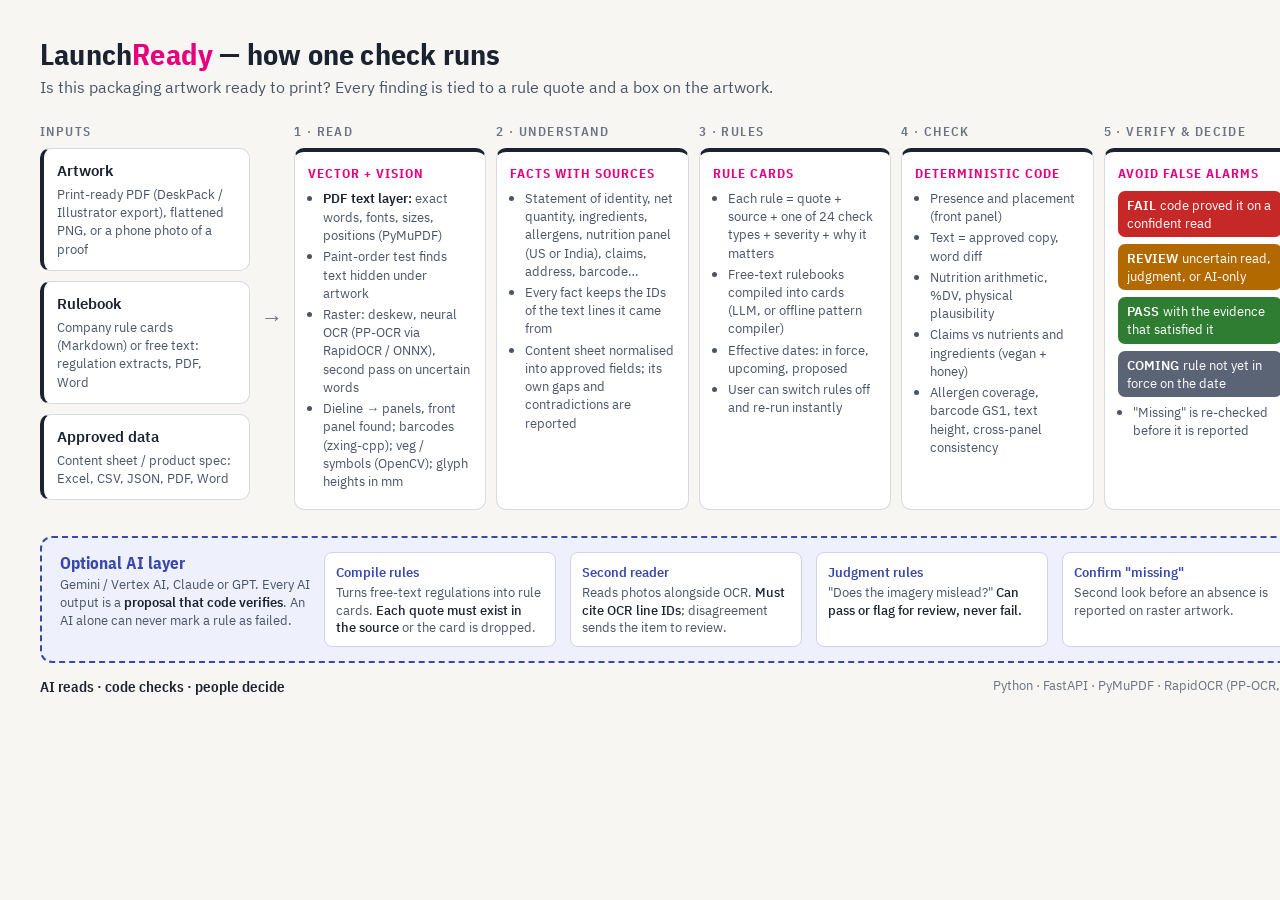
<file: docs/architecture.html>
<!doctype html>
<html><head><meta charset="utf-8"><title>LaunchReady architecture</title>
<style>
@font-face { font-family: 'Plex'; font-weight: 400; src: url('../web/fonts/ibm-plex-sans-latin-400-normal.woff2'); }
@font-face { font-family: 'Plex'; font-weight: 500; src: url('../web/fonts/ibm-plex-sans-latin-500-normal.woff2'); }
@font-face { font-family: 'Plex'; font-weight: 600; src: url('../web/fonts/ibm-plex-sans-latin-600-normal.woff2'); }
@font-face { font-family: 'PlexC'; font-weight: 700; src: url('../web/fonts/ibm-plex-sans-condensed-latin-700-normal.woff2'); }
@font-face { font-family: 'PlexC'; font-weight: 600; src: url('../web/fonts/ibm-plex-sans-condensed-latin-600-normal.woff2'); }
:root { --ink:#1B2230; --ink2:#4A5468; --muted:#6B7385; --line:#D6DAE2; --bg:#F7F6F2; --card:#FFFFFF;
        --accent:#E6007E; --fail:#C62828; --review:#B26A00; --pass:#2E7D32; --ai:#3949AB; --aibg:#EEF0FB; }
* { box-sizing: border-box; margin: 0; padding: 0; }
body { width: 1600px; background: var(--bg); font-family: 'Plex', sans-serif; color: var(--ink); padding: 34px 40px; }
h1 { font-family: 'PlexC'; font-weight: 700; font-size: 30px; letter-spacing: .2px; }
h1 span { color: var(--accent); }
.sub { color: var(--ink2); font-size: 16px; margin-top: 4px; }
.flow { display: grid; grid-template-columns: 210px 24px 1fr 1fr 1fr 1fr 1fr 24px 220px; gap: 0 10px; margin-top: 26px; align-items: stretch; }
.col h2 { font-family: 'PlexC'; font-weight: 600; font-size: 13px; letter-spacing: 1.4px; text-transform: uppercase; color: var(--muted); margin-bottom: 8px; }
.card { background: var(--card); border: 1px solid var(--line); border-radius: 10px; padding: 12px 13px; font-size: 13.2px; line-height: 1.38; color: var(--ink2); }
.card b { color: var(--ink); font-weight: 600; display: block; font-size: 14.5px; margin-bottom: 4px; }
.inputs .card { margin-bottom: 10px; border-left: 4px solid var(--ink); }
.col { display: flex; flex-direction: column; }
.step { position: relative; border-top: 4px solid var(--ink); flex: 1; }
.step .n { font-family: 'PlexC'; font-weight: 700; color: var(--accent); font-size: 13px; letter-spacing: 1px; }
.step ul { padding-left: 15px; margin-top: 6px; }
.step li { margin: 3px 0; }
.arrow { display: flex; align-items: center; justify-content: center; color: var(--muted); font-size: 22px; }
.verdicts { display: grid; gap: 7px; margin-top: 8px; }
.v { border-radius: 7px; padding: 6px 9px; font-size: 12.6px; color: #fff; line-height: 1.3; }
.v b { display: inline; color: #fff; font-size: 13px; margin-right: 4px; }
.v.fail { background: var(--fail); } .v.review { background: var(--review); } .v.pass { background: var(--pass); } .v.fut { background: #5B6475; }
.outputs .card { margin-bottom: 10px; border-left: 4px solid var(--accent); }
.ai { margin-top: 26px; border: 2px dashed var(--ai); background: var(--aibg); border-radius: 12px; padding: 14px 18px; display: grid; grid-template-columns: 250px repeat(5, 1fr); gap: 14px; }
.ai .lead b { font-family: 'PlexC'; font-weight: 700; font-size: 17px; color: var(--ai); display: block; }
.ai .lead { font-size: 13px; color: var(--ink2); line-height: 1.4; }
.ai .g { background: #fff; border-radius: 8px; padding: 10px 11px; font-size: 12.6px; line-height: 1.36; color: var(--ink2); border: 1px solid #CDD2F0; }
.ai .g b { display: block; color: var(--ai); font-size: 13.4px; margin-bottom: 3px; }
.ai .g i { font-style: normal; color: var(--ink); font-weight: 500; }
.foot { margin-top: 14px; font-size: 13px; color: var(--muted); display: flex; justify-content: space-between; }
.motto { font-family: 'PlexC'; font-weight: 600; color: var(--ink); font-size: 15px; }
</style></head>
<body>
<h1>Launch<span>Ready</span> — how one check runs</h1>
<p class="sub">Is this packaging artwork ready to print? Every finding is tied to a rule quote and a box on the artwork.</p>

<div class="flow">
  <div class="col inputs">
    <h2>Inputs</h2>
    <div class="card"><b>Artwork</b>Print-ready PDF (DeskPack / Illustrator export), flattened PNG, or a phone photo of a proof</div>
    <div class="card"><b>Rulebook</b>Company rule cards (Markdown) or free text: regulation extracts, PDF, Word</div>
    <div class="card"><b>Approved data</b>Content sheet / product spec: Excel, CSV, JSON, PDF, Word</div>
  </div>
  <div class="arrow">→</div>

  <div class="col"><h2>1 · Read</h2><div class="card step"><span class="n">VECTOR + VISION</span>
    <ul><li><b style="display:inline;font-size:13px">PDF text layer:</b> exact words, fonts, sizes, positions (PyMuPDF)</li>
    <li>Paint-order test finds text hidden under artwork</li>
    <li>Raster: deskew, neural OCR (PP-OCR via RapidOCR / ONNX), second pass on uncertain words</li>
    <li>Dieline → panels, front panel found; barcodes (zxing-cpp); veg / symbols (OpenCV); glyph heights in mm</li></ul></div></div>

  <div class="col"><h2>2 · Understand</h2><div class="card step"><span class="n">FACTS WITH SOURCES</span>
    <ul><li>Statement of identity, net quantity, ingredients, allergens, nutrition panel (US or India), claims, address, barcode…</li>
    <li>Every fact keeps the IDs of the text lines it came from</li>
    <li>Content sheet normalised into approved fields; its own gaps and contradictions are reported</li></ul></div></div>

  <div class="col"><h2>3 · Rules</h2><div class="card step"><span class="n">RULE CARDS</span>
    <ul><li>Each rule = quote + source + one of 24 check types + severity + why it matters</li>
    <li>Free-text rulebooks compiled into cards (LLM, or offline pattern compiler)</li>
    <li>Effective dates: in force, upcoming, proposed</li>
    <li>User can switch rules off and re-run instantly</li></ul></div></div>

  <div class="col"><h2>4 · Check</h2><div class="card step"><span class="n">DETERMINISTIC CODE</span>
    <ul><li>Presence and placement (front panel)</li><li>Text = approved copy, word diff</li>
    <li>Nutrition arithmetic, %DV, physical plausibility</li><li>Claims vs nutrients and ingredients (vegan + honey)</li>
    <li>Allergen coverage, barcode GS1, text height, cross-panel consistency</li></ul></div></div>

  <div class="col"><h2>5 · Verify &amp; decide</h2><div class="card step"><span class="n">AVOID FALSE ALARMS</span>
    <div class="verdicts">
      <div class="v fail"><b>FAIL</b>code proved it on a confident read</div>
      <div class="v review"><b>REVIEW</b>uncertain read, judgment, or AI-only</div>
      <div class="v pass"><b>PASS</b>with the evidence that satisfied it</div>
      <div class="v fut"><b>COMING</b>rule not yet in force on the date</div>
    </div>
    <ul><li>"Missing" is re-checked before it is reported</li></ul></div></div>
  <div class="arrow">→</div>

  <div class="col outputs">
    <h2>Outputs</h2>
    <div class="card"><b>Review screen</b>Verdict, findings by severity, evidence boxes on the artwork, click to zoom, rule quote, expected vs found</div>
    <div class="card"><b>Ask about a finding</b>Follow-up questions answered from that finding's evidence</div>
    <div class="card"><b>Report</b>Printable HTML/PDF with evidence crops, plus JSON</div>
  </div>
</div>

<div class="ai">
  <div class="lead"><b>Optional AI layer</b>Gemini / Vertex AI, Claude or GPT. Every AI output is a <i style="font-style:normal;font-weight:600;color:#1B2230">proposal that code verifies</i>. An AI alone can never mark a rule as failed.</div>
  <div class="g"><b>Compile rules</b>Turns free-text regulations into rule cards. <i>Each quote must exist in the source</i> or the card is dropped.</div>
  <div class="g"><b>Second reader</b>Reads photos alongside OCR. <i>Must cite OCR line IDs</i>; disagreement sends the item to review.</div>
  <div class="g"><b>Judgment rules</b>"Does the imagery mislead?" <i>Can pass or flag for review, never fail.</i></div>
  <div class="g"><b>Confirm "missing"</b>Second look before an absence is reported on raster artwork.</div>
  <div class="g"><b>Answer questions</b>Grounded only in the finding, its rule quote and its evidence lines.</div>
</div>
<div class="foot"><span class="motto">AI reads · code checks · people decide</span><span>Python · FastAPI · PyMuPDF · RapidOCR (PP-OCR, ONNX) · OpenCV · zxing-cpp · plain JS front end</span></div>
</body></html>
</file>
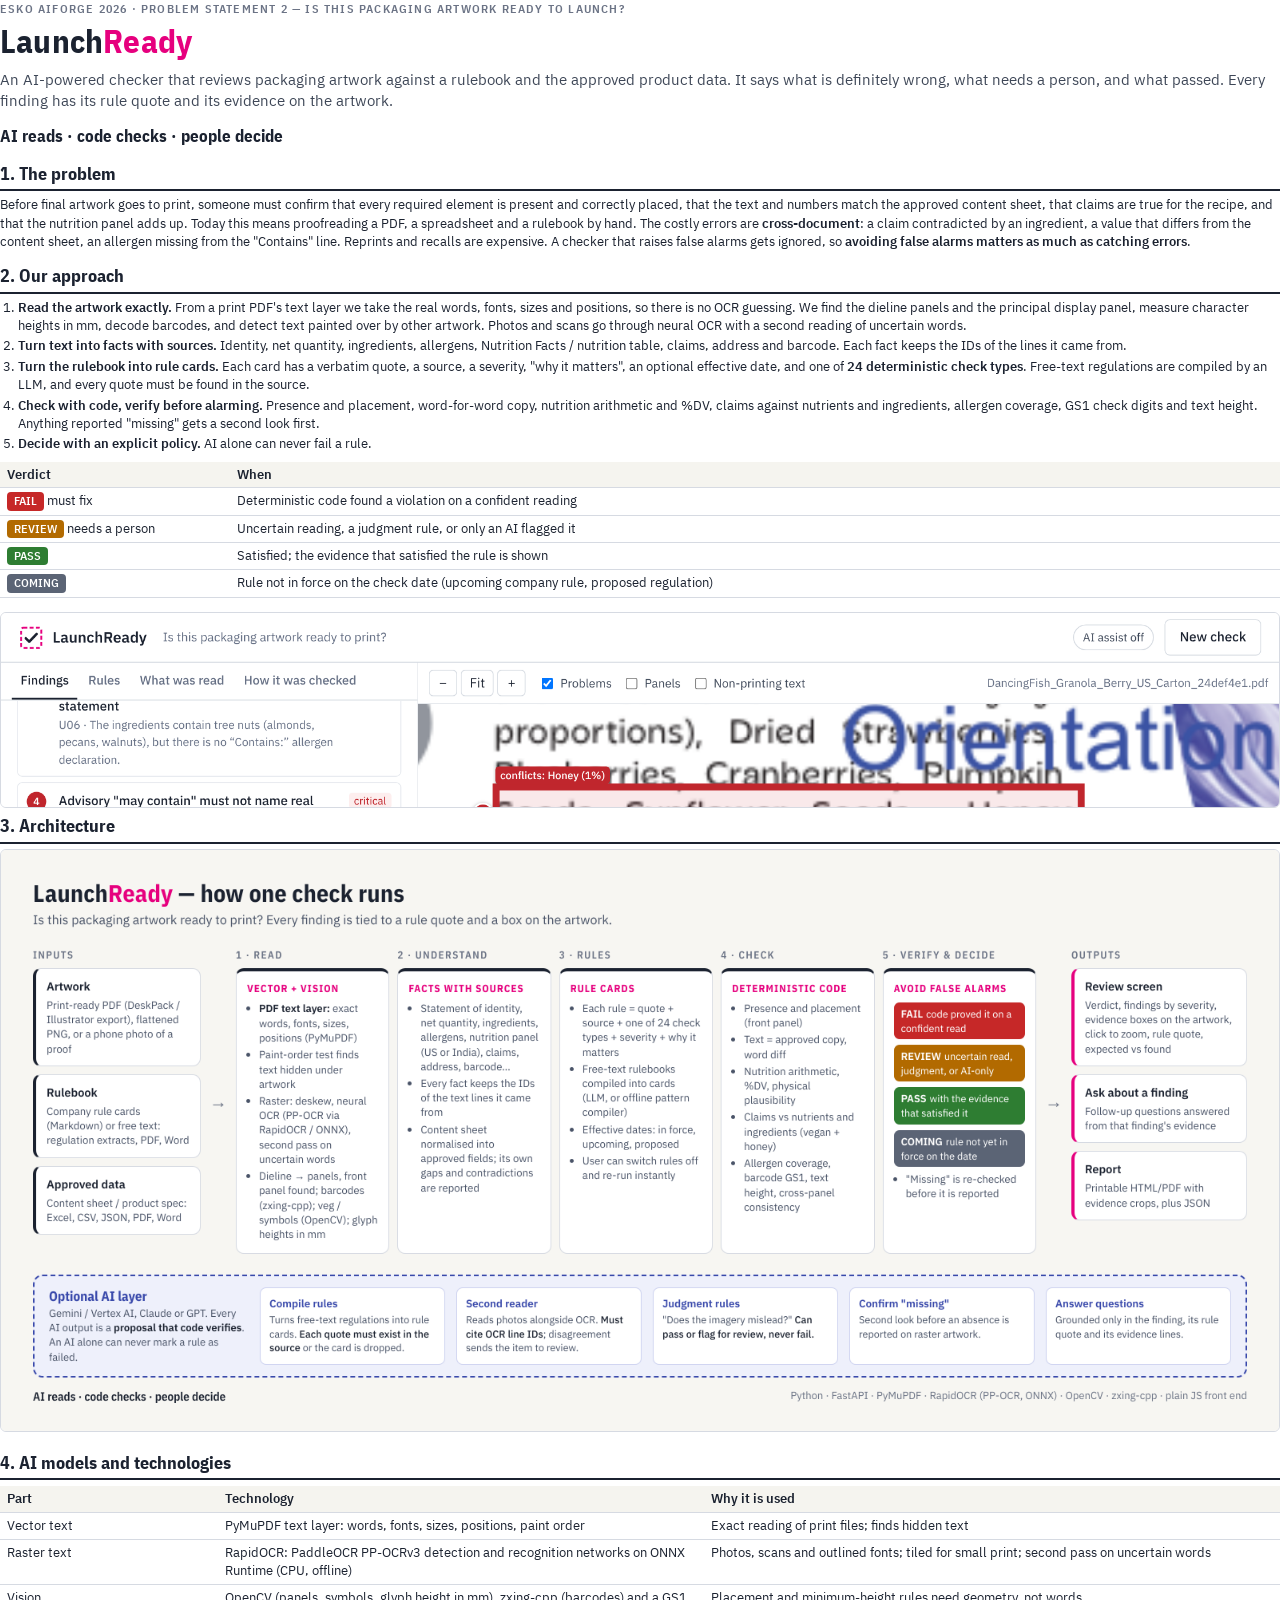
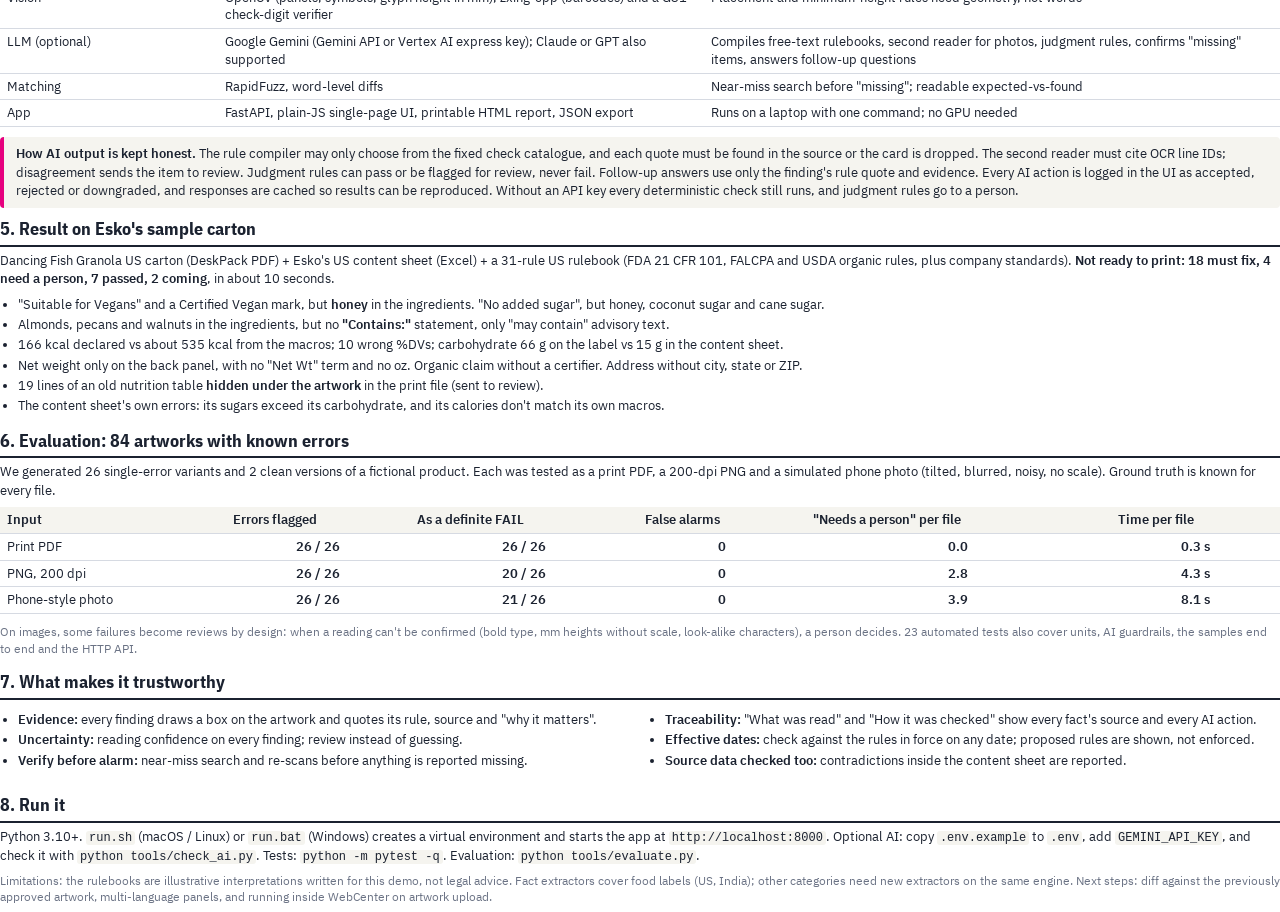
<file: docs/submission.html>
<!doctype html>
<html lang="en"><head><meta charset="utf-8"><title>LaunchReady — Esko AIForge submission</title>
<style>
@font-face { font-family: 'Plex'; font-weight: 400; src: url('../web/fonts/ibm-plex-sans-latin-400-normal.woff2'); }
@font-face { font-family: 'Plex'; font-weight: 500; src: url('../web/fonts/ibm-plex-sans-latin-500-normal.woff2'); }
@font-face { font-family: 'Plex'; font-weight: 600; src: url('../web/fonts/ibm-plex-sans-latin-600-normal.woff2'); }
@font-face { font-family: 'PlexC'; font-weight: 700; src: url('../web/fonts/ibm-plex-sans-condensed-latin-700-normal.woff2'); }
@font-face { font-family: 'PlexC'; font-weight: 600; src: url('../web/fonts/ibm-plex-sans-condensed-latin-600-normal.woff2'); }
@page { size: A4; margin: 15mm 15mm 14mm; }
:root { --ink:#1B2230; --ink2:#3E4757; --muted:#6B7385; --line:#D6DAE2; --accent:#E6007E; --fail:#C62828; --review:#B26A00; --pass:#2E7D32; --soft:#F5F4EF; }
* { box-sizing: border-box; }
body { font-family: 'Plex', sans-serif; color: var(--ink); font-size: 9.7pt; line-height: 1.42; margin: 0; }
h1 { font-family: 'PlexC'; font-weight: 700; font-size: 25pt; margin: 0; letter-spacing: .2px; }
h1 span { color: var(--accent); }
.kicker { font-family: 'PlexC'; font-weight: 600; color: var(--muted); letter-spacing: 1.2px; text-transform: uppercase; font-size: 9pt; }
.lede { font-size: 11pt; color: var(--ink2); margin: 6px 0 12px; }
h2 { font-family: 'PlexC'; font-weight: 700; font-size: 13.5pt; margin: 12px 0 5px; padding-bottom: 3px; border-bottom: 2px solid var(--ink); }
h3 { font-size: 10.8pt; margin: 10px 0 4px; }
p { margin: 4px 0 7px; }
ol, ul { margin: 4px 0 8px; padding-left: 18px; }
li { margin: 2px 0; }
table { width: 100%; border-collapse: collapse; margin: 6px 0 10px; font-size: 9.4pt; }
th, td { text-align: left; vertical-align: top; padding: 4px 7px; border-bottom: 1px solid var(--line); }
th { background: var(--soft); font-weight: 600; }
td.n { text-align: center; font-weight: 600; white-space: nowrap; }
.tag { display: inline-block; color: #fff; font-weight: 600; font-size: 8.6pt; padding: 1px 7px; border-radius: 4px; }
.FAIL { background: var(--fail); } .REVIEW { background: var(--review); } .PASS { background: var(--pass); } .COMING { background: #5B6475; }
.motto { font-family: 'PlexC'; font-weight: 700; font-size: 13pt; margin: 6px 0 2px; }
.box { background: var(--soft); border-left: 4px solid var(--accent); padding: 8px 12px; border-radius: 4px; margin: 8px 0; }
.page { page-break-after: always; }
.page:last-child { page-break-after: auto; }
img.arch { width: 100%; border: 1px solid var(--line); border-radius: 6px; }
img.shot { width: 100%; height: 58mm; object-fit: cover; object-position: top left; border: 1px solid var(--line); border-radius: 6px; margin-top: 4px; }
.cols { display: grid; grid-template-columns: 1fr 1fr; gap: 14px; }
.small { font-size: 8.8pt; color: var(--muted); }
code { font-size: 9pt; background: var(--soft); padding: 0 3px; border-radius: 3px; }
</style></head>
<body>

<section class="page">
  <div class="kicker">Esko AIForge 2026 · Problem statement 2 — Is this packaging artwork ready to launch?</div>
  <h1>Launch<span>Ready</span></h1>
  <p class="lede">An AI-powered checker that reviews packaging artwork against a rulebook and the approved product data. It says what is definitely wrong, what needs a person, and what passed. Every finding has its rule quote and its evidence on the artwork.</p>
  <p class="motto">AI reads · code checks · people decide</p>

  <h2>1. The problem</h2>
  <p>Before final artwork goes to print, someone must confirm that every required element is present and correctly placed, that the text and numbers match the approved content sheet, that claims are true for the recipe, and that the nutrition panel adds up. Today this means proofreading a PDF, a spreadsheet and a rulebook by hand. The costly errors are <b>cross-document</b>: a claim contradicted by an ingredient, a value that differs from the content sheet, an allergen missing from the "Contains" line. Reprints and recalls are expensive. A checker that raises false alarms gets ignored, so <b>avoiding false alarms matters as much as catching errors</b>.</p>

  <h2>2. Our approach</h2>
  <ol>
    <li><b>Read the artwork exactly.</b> From a print PDF's text layer we take the real words, fonts, sizes and positions, so there is no OCR guessing. We find the dieline panels and the principal display panel, measure character heights in mm, decode barcodes, and detect text painted over by other artwork. Photos and scans go through neural OCR with a second reading of uncertain words.</li>
    <li><b>Turn text into facts with sources.</b> Identity, net quantity, ingredients, allergens, Nutrition Facts / nutrition table, claims, address and barcode. Each fact keeps the IDs of the lines it came from.</li>
    <li><b>Turn the rulebook into rule cards.</b> Each card has a verbatim quote, a source, a severity, "why it matters", an optional effective date, and one of <b>24 deterministic check types</b>. Free-text regulations are compiled by an LLM, and every quote must be found in the source.</li>
    <li><b>Check with code, verify before alarming.</b> Presence and placement, word-for-word copy, nutrition arithmetic and %DV, claims against nutrients and ingredients, allergen coverage, GS1 check digits and text height. Anything reported "missing" gets a second look first.</li>
    <li><b>Decide with an explicit policy.</b> AI alone can never fail a rule.</li>
  </ol>
  <table>
    <tr><th style="width:18%">Verdict</th><th>When</th></tr>
    <tr><td><span class="tag FAIL">FAIL</span> must fix</td><td>Deterministic code found a violation on a confident reading</td></tr>
    <tr><td><span class="tag REVIEW">REVIEW</span> needs a person</td><td>Uncertain reading, a judgment rule, or only an AI flagged it</td></tr>
    <tr><td><span class="tag PASS">PASS</span></td><td>Satisfied; the evidence that satisfied the rule is shown</td></tr>
    <tr><td><span class="tag COMING">COMING</span></td><td>Rule not in force on the check date (upcoming company rule, proposed regulation)</td></tr>
  </table>

  <img class="shot" src="screenshot_finding.png" alt="LaunchReady review screen" style="height:52mm">
</section>

<section class="page">
  <h2 style="margin-top:0">3. Architecture</h2>
  <img class="arch" src="architecture.png" alt="Architecture diagram">

  <h2>4. AI models and technologies</h2>
  <table>
    <tr><th style="width:17%">Part</th><th style="width:38%">Technology</th><th>Why it is used</th></tr>
    <tr><td>Vector text</td><td>PyMuPDF text layer: words, fonts, sizes, positions, paint order</td><td>Exact reading of print files; finds hidden text</td></tr>
    <tr><td>Raster text</td><td>RapidOCR: PaddleOCR PP-OCRv3 detection and recognition networks on ONNX Runtime (CPU, offline)</td><td>Photos, scans and outlined fonts; tiled for small print; second pass on uncertain words</td></tr>
    <tr><td>Vision</td><td>OpenCV (panels, symbols, glyph height in mm), zxing-cpp (barcodes) and a GS1 check-digit verifier</td><td>Placement and minimum-height rules need geometry, not words</td></tr>
    <tr><td>LLM (optional)</td><td>Google Gemini (Gemini API or Vertex AI express key); Claude or GPT also supported</td><td>Compiles free-text rulebooks, second reader for photos, judgment rules, confirms "missing" items, answers follow-up questions</td></tr>
    <tr><td>Matching</td><td>RapidFuzz, word-level diffs</td><td>Near-miss search before "missing"; readable expected-vs-found</td></tr>
    <tr><td>App</td><td>FastAPI, plain-JS single-page UI, printable HTML report, JSON export</td><td>Runs on a laptop with one command; no GPU needed</td></tr>
  </table>
  <div class="box"><b>How AI output is kept honest.</b> The rule compiler may only choose from the fixed check catalogue, and each quote must be found in the source or the card is dropped. The second reader must cite OCR line IDs; disagreement sends the item to review. Judgment rules can pass or be flagged for review, never fail. Follow-up answers use only the finding's rule quote and evidence. Every AI action is logged in the UI as accepted, rejected or downgraded, and responses are cached so results can be reproduced. Without an API key every deterministic check still runs, and judgment rules go to a person.</div>
</section>

<section class="page">
  <h2 style="margin-top:0">5. Result on Esko's sample carton</h2>
  <p>Dancing Fish Granola US carton (DeskPack PDF) + Esko's US content sheet (Excel) + a 31-rule US rulebook (FDA 21 CFR 101, FALCPA and USDA organic rules, plus company standards). <b>Not ready to print: 18 must fix, 4 need a person, 7 passed, 2 coming</b>, in about 10 seconds.</p>
  <ul>
    <li>"Suitable for Vegans" and a Certified Vegan mark, but <b>honey</b> in the ingredients. "No added sugar", but honey, coconut sugar and cane sugar.</li>
    <li>Almonds, pecans and walnuts in the ingredients, but no <b>"Contains:"</b> statement, only "may contain" advisory text.</li>
    <li>166 kcal declared vs about 535 kcal from the macros; 10 wrong %DVs; carbohydrate 66 g on the label vs 15 g in the content sheet.</li>
    <li>Net weight only on the back panel, with no "Net Wt" term and no oz. Organic claim without a certifier. Address without city, state or ZIP.</li>
    <li>19 lines of an old nutrition table <b>hidden under the artwork</b> in the print file (sent to review).</li>
    <li>The content sheet's own errors: its sugars exceed its carbohydrate, and its calories don't match its own macros.</li>
  </ul>
  <h2>6. Evaluation: 84 artworks with known errors</h2>
  <p>We generated 26 single-error variants and 2 clean versions of a fictional product. Each was tested as a print PDF, a 200-dpi PNG and a simulated phone photo (tilted, blurred, noisy, no scale). Ground truth is known for every file.</p>
  <table>
    <tr><th>Input</th><th>Errors flagged</th><th>As a definite FAIL</th><th>False alarms</th><th>"Needs a person" per file</th><th>Time per file</th></tr>
    <tr><td>Print PDF</td><td class="n">26 / 26</td><td class="n">26 / 26</td><td class="n">0</td><td class="n">0.0</td><td class="n">0.3 s</td></tr>
    <tr><td>PNG, 200 dpi</td><td class="n">26 / 26</td><td class="n">20 / 26</td><td class="n">0</td><td class="n">2.8</td><td class="n">4.3 s</td></tr>
    <tr><td>Phone-style photo</td><td class="n">26 / 26</td><td class="n">21 / 26</td><td class="n">0</td><td class="n">3.9</td><td class="n">8.1 s</td></tr>
  </table>
  <p class="small">On images, some failures become reviews by design: when a reading can't be confirmed (bold type, mm heights without scale, look-alike characters), a person decides. 23 automated tests also cover units, AI guardrails, the samples end to end and the HTTP API.</p>

  <h2>7. What makes it trustworthy</h2>
  <div class="cols">
    <ul>
      <li><b>Evidence:</b> every finding draws a box on the artwork and quotes its rule, source and "why it matters".</li>
      <li><b>Uncertainty:</b> reading confidence on every finding; review instead of guessing.</li>
      <li><b>Verify before alarm:</b> near-miss search and re-scans before anything is reported missing.</li>
    </ul>
    <ul>
      <li><b>Traceability:</b> "What was read" and "How it was checked" show every fact's source and every AI action.</li>
      <li><b>Effective dates:</b> check against the rules in force on any date; proposed rules are shown, not enforced.</li>
      <li><b>Source data checked too:</b> contradictions inside the content sheet are reported.</li>
    </ul>
  </div>

  <h2>8. Run it</h2>
  <p>Python 3.10+. <code>run.sh</code> (macOS / Linux) or <code>run.bat</code> (Windows) creates a virtual environment and starts the app at <code>http://localhost:8000</code>. Optional AI: copy <code>.env.example</code> to <code>.env</code>, add <code>GEMINI_API_KEY</code>, and check it with <code>python tools/check_ai.py</code>. Tests: <code>python -m pytest -q</code>. Evaluation: <code>python tools/evaluate.py</code>.</p>
  <p class="small">Limitations: the rulebooks are illustrative interpretations written for this demo, not legal advice. Fact extractors cover food labels (US, India); other categories need new extractors on the same engine. Next steps: diff against the previously approved artwork, multi-language panels, and running inside WebCenter on artwork upload.</p>
</section>
</body></html>
</file>
